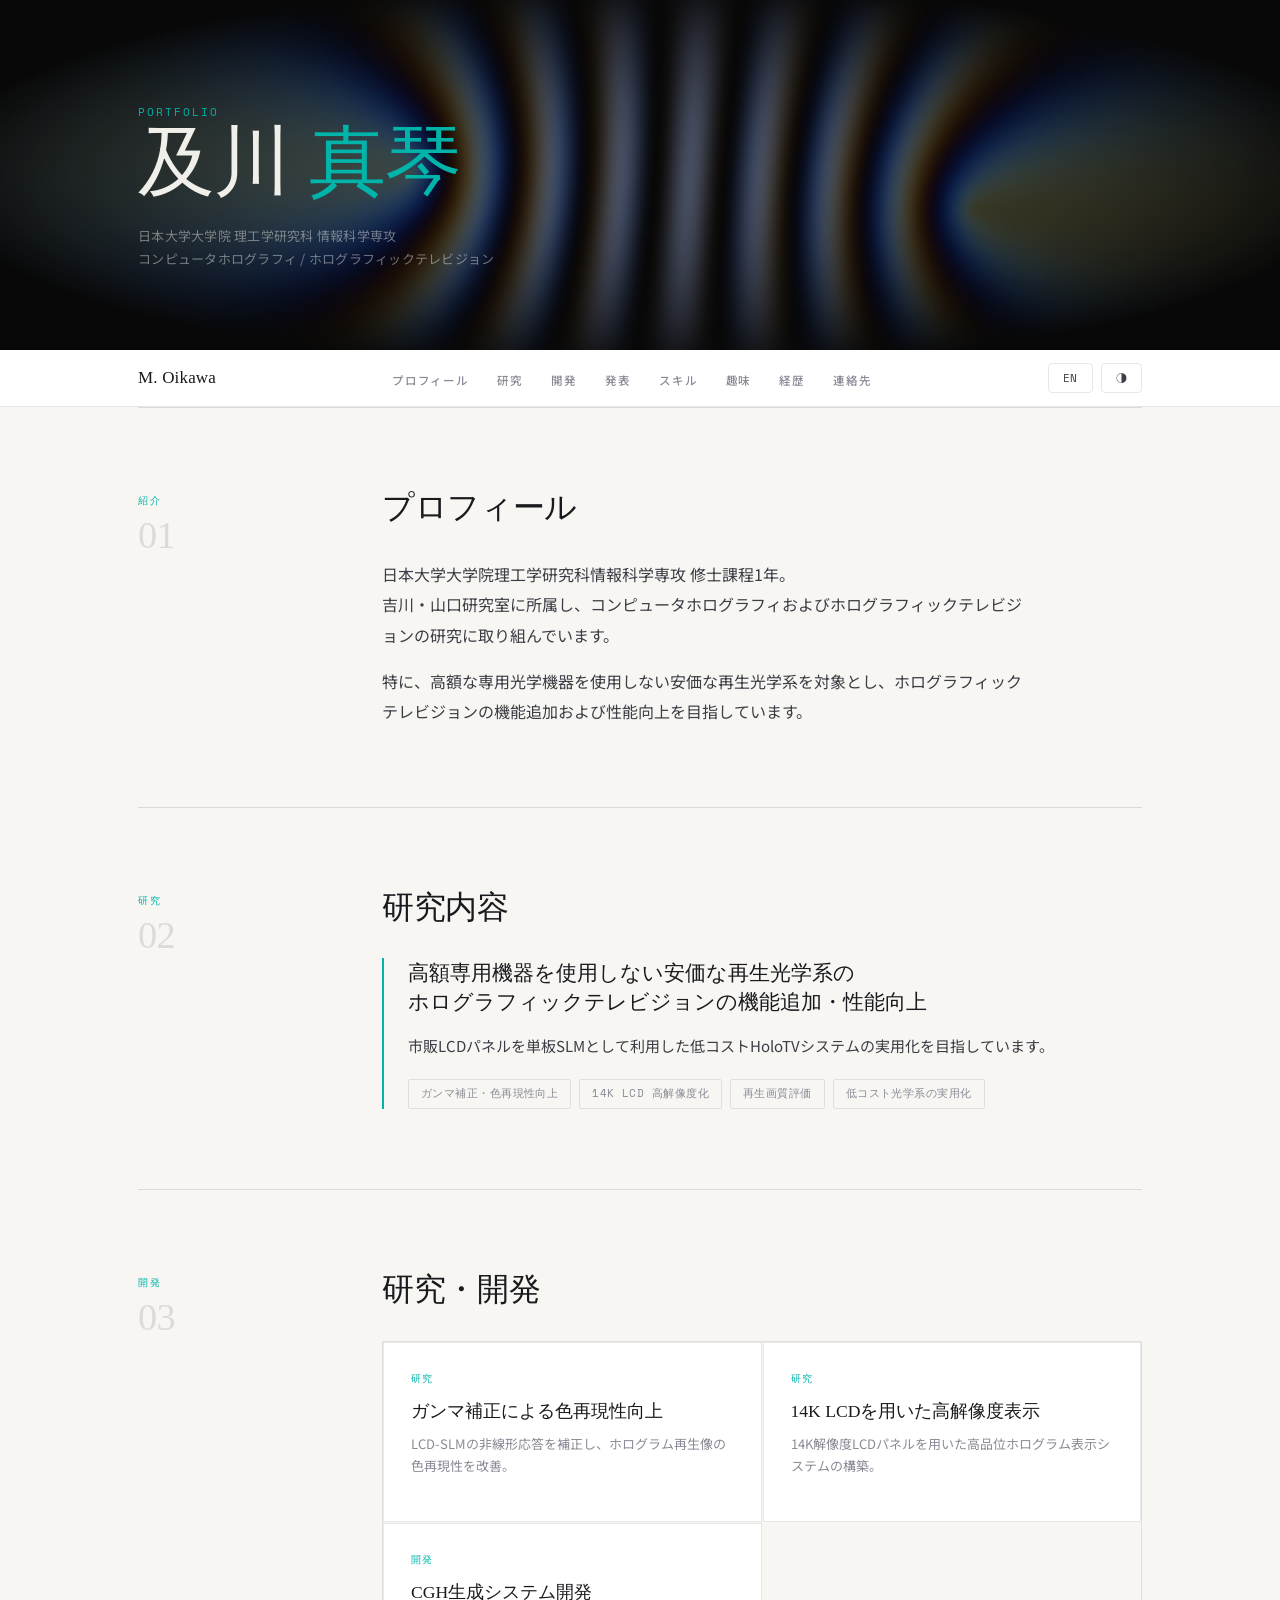
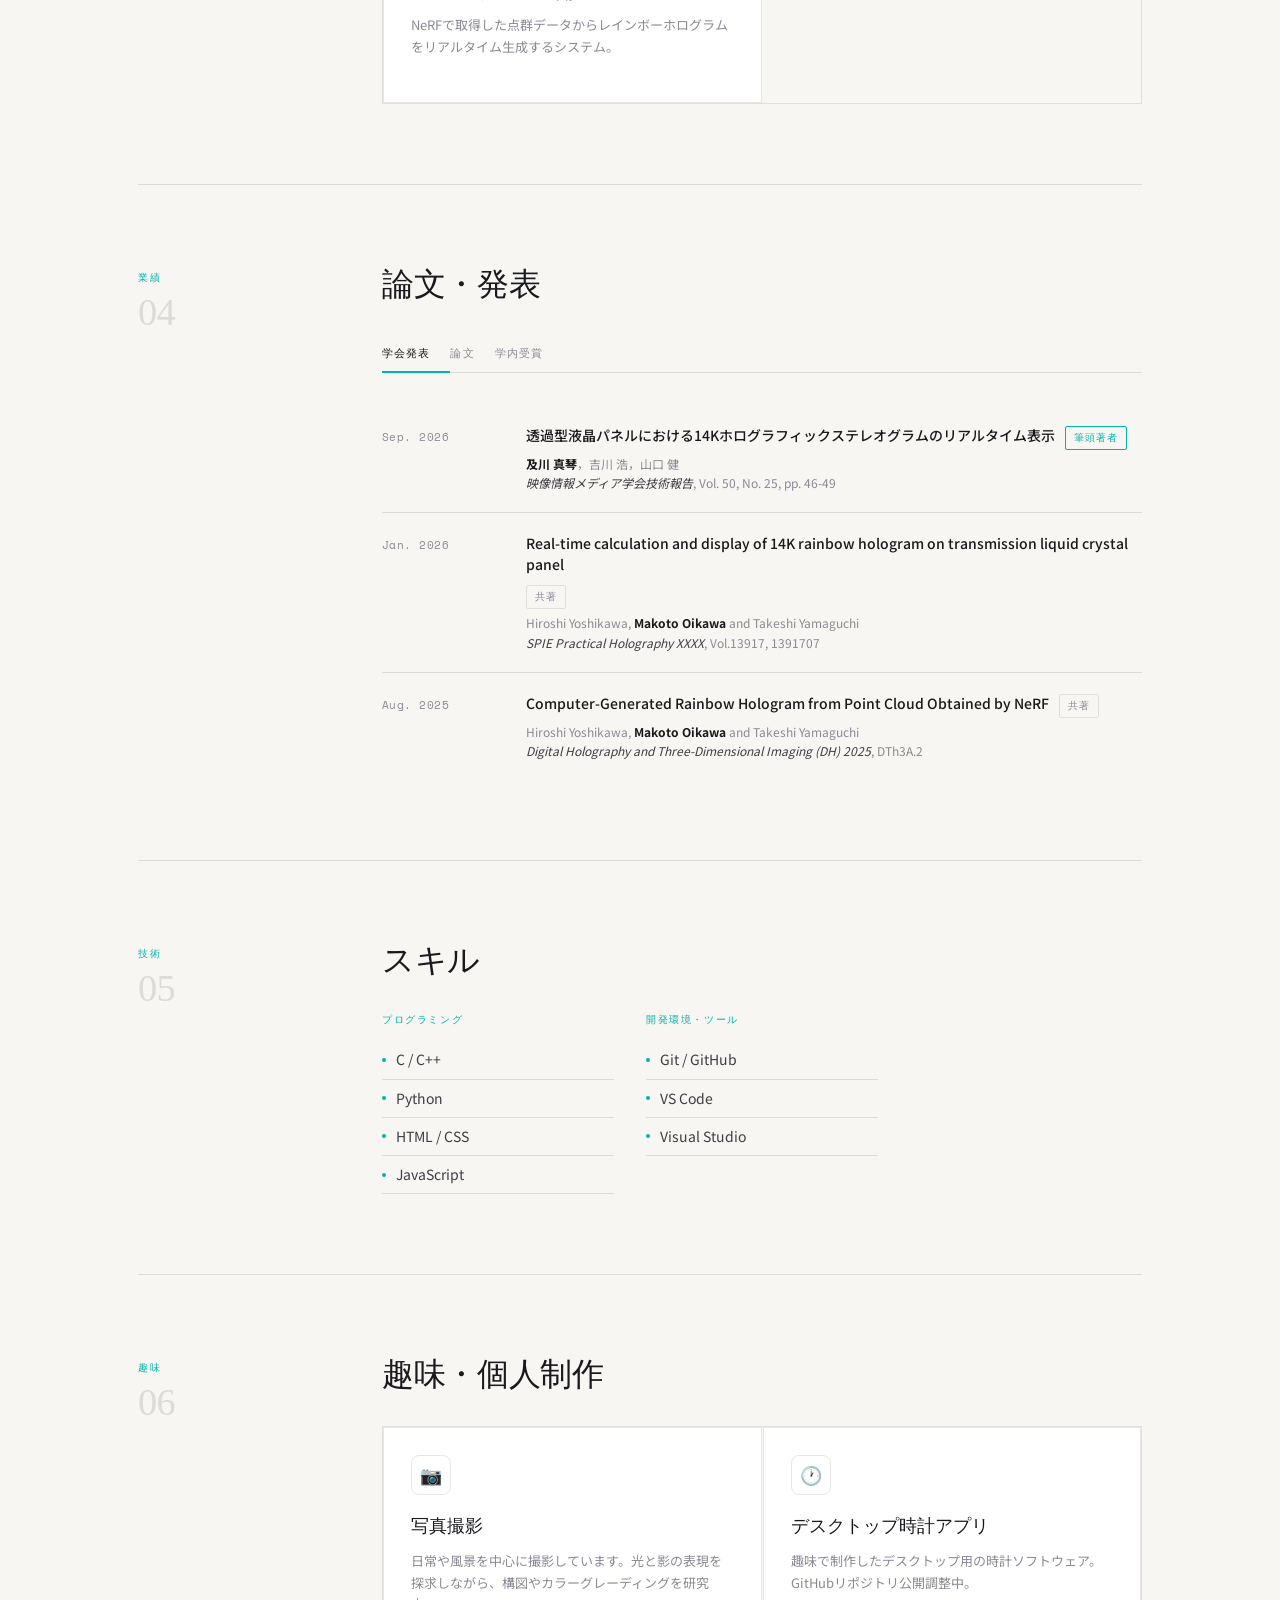
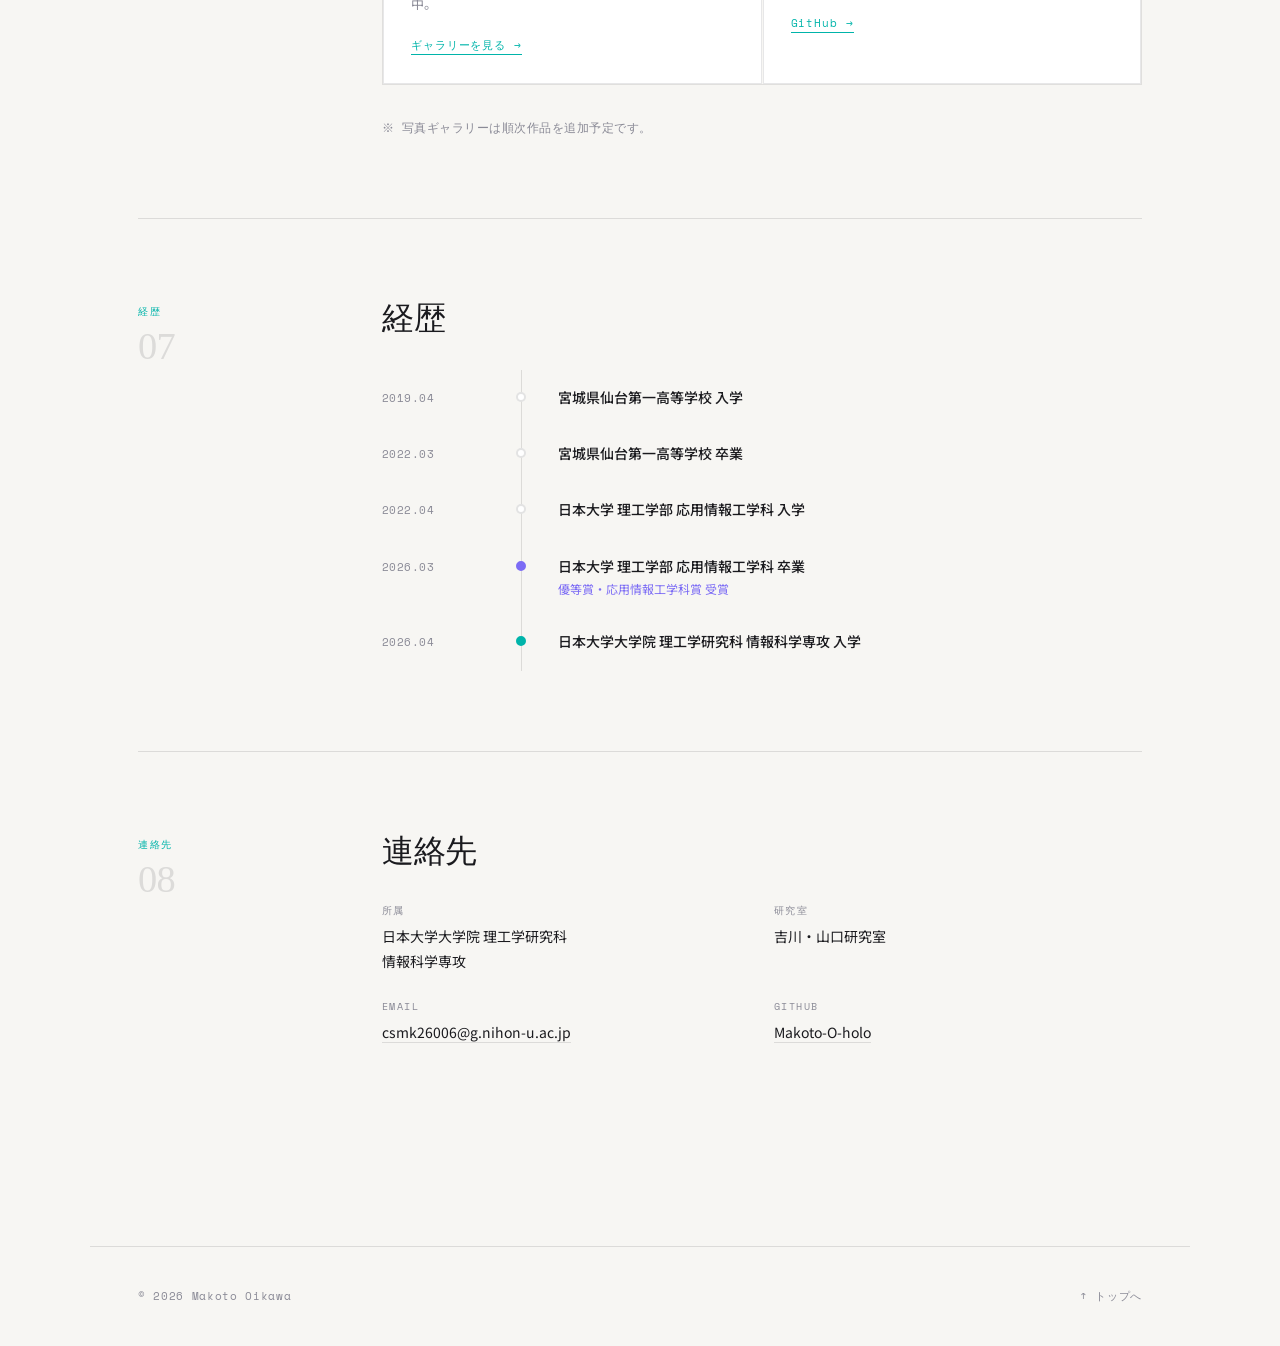
<file: index.html>
<!DOCTYPE html>
<html lang="ja">
<head>
<meta charset="UTF-8">
<meta name="viewport" content="width=device-width, initial-scale=1.0">
<title>Makoto Oikawa | Portfolio</title>
<meta name="description" content="及川真琴のポートフォリオ — コンピュータホログラフィ・ホログラフィックテレビジョン研究">
<link rel="preconnect" href="https://fonts.googleapis.com">
<link rel="preconnect" href="https://fonts.gstatic.com" crossorigin>
<link href="https://fonts.googleapis.com/css2?family=Cormorant+Garant:wght@400;500;600&family=Noto+Sans+JP:wght@400;500&family=Space+Mono&display=swap" rel="stylesheet">
<link rel="stylesheet" href="css/tokens.css">
<link rel="stylesheet" href="css/main.css">
</head>
<body>

<!-- ─── HERO HEADER ─── -->
<header class="site-header">
  <canvas id="holo-canvas"></canvas>
  <div class="header-inner">
    <div class="header-left">
      <span class="header-eyebrow">Portfolio</span>
      <h1>
        <span class="lang ja" style="display:block;">及川 <em>真琴</em></span>
        <span class="lang en hidden" style="display:block;">Makoto <em>Oikawa</em></span>
      </h1>
      <p class="header-sub">
        <span class="lang ja" style="display:block;">日本大学大学院 理工学研究科 情報科学専攻<br>コンピュータホログラフィ / ホログラフィックテレビジョン</span>
        <span class="lang en hidden" style="display:block;">Graduate School of Science and Technology, Nihon University<br>Computer Holography &amp; Holographic Television</span>
      </p>
    </div>
  </div>
</header>

<!-- ─── NAV ─── -->
<nav class="site-nav">
  <div class="nav-inner">
    <a href="index.html" class="nav-name">M. Oikawa</a>
    <ul class="nav-links">
      <li><a href="#profile"><span class="lang ja">プロフィール</span><span class="lang en hidden">Profile</span></a></li>
      <li><a href="#research"><span class="lang ja">研究</span><span class="lang en hidden">Research</span></a></li>
      <li><a href="#projects"><span class="lang ja">開発</span><span class="lang en hidden">Projects</span></a></li>
      <li><a href="#publications"><span class="lang ja">発表</span><span class="lang en hidden">Publications</span></a></li>
      <li><a href="#skills"><span class="lang ja">スキル</span><span class="lang en hidden">Skills</span></a></li>
      <li><a href="#hobbies"><span class="lang ja">趣味</span><span class="lang en hidden">Hobbies</span></a></li>
      <li><a href="#career"><span class="lang ja">経歴</span><span class="lang en hidden">Career</span></a></li>
      <li><a href="#contact"><span class="lang ja">連絡先</span><span class="lang en hidden">Contact</span></a></li>
    </ul>
    <div class="nav-controls">
      <button class="ctrl-btn" id="langBtn" onclick="toggleLanguage()">EN</button>
      <button class="ctrl-btn" id="themeBtn" onclick="toggleTheme()">◑</button>
      <button class="nav-hamburger" id="hamburger" onclick="toggleDrawer()" aria-label="メニュー">
        <span></span><span></span><span></span>
      </button>
    </div>
  </div>
</nav>

<!-- ─── MOBILE DRAWER ─── -->
<div class="nav-drawer" id="navDrawer">
  <a href="#profile"            onclick="closeDrawer()"><span class="lang ja">プロフィール</span><span class="lang en hidden">Profile</span></a>
  <a href="#research"           onclick="closeDrawer()"><span class="lang ja">研究</span><span class="lang en hidden">Research</span></a>
  <a href="#projects"           onclick="closeDrawer()"><span class="lang ja">開発</span><span class="lang en hidden">Projects</span></a>
  <a href="#publications"       onclick="closeDrawer()"><span class="lang ja">発表</span><span class="lang en hidden">Publications</span></a>
  <a href="#skills"             onclick="closeDrawer()"><span class="lang ja">スキル</span><span class="lang en hidden">Skills</span></a>
  <a href="#hobbies"            onclick="closeDrawer()"><span class="lang ja">趣味</span><span class="lang en hidden">Hobbies</span></a>
  <a href="#career"             onclick="closeDrawer()"><span class="lang ja">経歴</span><span class="lang en hidden">Career</span></a>
  <div class="nav-drawer-divider"></div>
  <a href="#contact"            onclick="closeDrawer()"><span class="lang ja">連絡先</span><span class="lang en hidden">Contact</span></a>
</div>

<!-- ─── MAIN CONTENT ─── -->
<main class="site-body">

  <!-- 01 PROFILE -->
  <section id="profile" class="section">
    <div class="section-label">
      <span class="section-tag"><span class="lang ja">紹介</span><span class="lang en hidden">About</span></span>
      <span class="section-num">01</span>
    </div>
    <div class="section-body">
      <h2 class="section-title">
        <span class="lang ja">プロフィール</span>
        <span class="lang en hidden">Profile</span>
      </h2>
      <p class="profile-text lang ja">
        日本大学大学院理工学研究科情報科学専攻 修士課程1年。<br>
        吉川・山口研究室に所属し、コンピュータホログラフィおよびホログラフィックテレビジョンの研究に取り組んでいます。
      </p>
      <p class="profile-text lang en hidden">
        Master's student in the Department of Computer Science, Graduate School of Science and Technology, Nihon University. Member of the Yoshikawa-Yamaguchi Laboratory, conducting research on computer holography and holographic television systems.
      </p>
      <p class="profile-text lang ja" style="margin-top:16px;">
        特に、高額な専用光学機器を使用しない安価な再生光学系を対象とし、ホログラフィックテレビジョンの機能追加および性能向上を目指しています。
      </p>
      <p class="profile-text lang en hidden" style="margin-top:16px;">
        My research focuses on enhancing low-cost holographic television systems that do not require expensive dedicated optical equipment, aiming to improve functionality and display performance.
      </p>
    </div>
  </section>

  <!-- 02 RESEARCH -->
  <section id="research" class="section">
    <div class="section-label">
      <span class="section-tag"><span class="lang ja">研究</span><span class="lang en hidden">Research</span></span>
      <span class="section-num">02</span>
    </div>
    <div class="section-body">
      <h2 class="section-title">
        <span class="lang ja">研究内容</span>
        <span class="lang en hidden">Research</span>
      </h2>
      <div class="research-block">
        <h3 class="research-title lang ja">
          高額専用機器を使用しない安価な再生光学系の<br>ホログラフィックテレビジョンの機能追加・性能向上
        </h3>
        <h3 class="research-title lang en hidden">
          Functionality Enhancement and Performance Improvement of Low-Cost Holographic Television Systems Without Expensive Dedicated Optical Devices
        </h3>
        <p class="research-desc lang ja">
          市販LCDパネルを単板SLMとして利用した低コストHoloTVシステムの実用化を目指しています。
        </p>
        <p class="research-desc lang en hidden">
          This research aims to improve the practicality of low-cost HoloTV systems using commercially available LCD panels as single-panel spatial light modulators.
        </p>
        <div class="tag-list">
          <span class="tag"><span class="lang ja">ガンマ補正・色再現性向上</span><span class="lang en hidden">Gamma Correction</span></span>
          <span class="tag"><span class="lang ja">14K LCD 高解像度化</span><span class="lang en hidden">14K High-Resolution</span></span>
          <span class="tag"><span class="lang ja">再生画質評価</span><span class="lang en hidden">Image Quality Evaluation</span></span>
          <span class="tag"><span class="lang ja">低コスト光学系の実用化</span><span class="lang en hidden">Low-Cost Optical Systems</span></span>
        </div>
      </div>
    </div>
  </section>

  <!-- 03 PROJECTS -->
  <section id="projects" class="section">
    <div class="section-label">
      <span class="section-tag"><span class="lang ja">開発</span><span class="lang en hidden">Projects</span></span>
      <span class="section-num">03</span>
    </div>
    <div class="section-body">
      <h2 class="section-title">
        <span class="lang ja">研究・開発</span>
        <span class="lang en hidden">Projects</span>
      </h2>
      <div class="projects-grid">

        <div class="project-card">
          <span class="project-arrow">↗</span>
          <p class="project-kind lang ja">研究</p>
          <p class="project-kind lang en hidden">Research</p>
          <h3 class="project-name lang ja">ガンマ補正による色再現性向上</h3>
          <h3 class="project-name lang en hidden">Gamma Correction for Improved Color Reproduction</h3>
          <p class="project-desc lang ja">LCD-SLMの非線形応答を補正し、ホログラム再生像の色再現性を改善。</p>
          <p class="project-desc lang en hidden">Correcting the nonlinear response of LCD-SLMs to improve color accuracy in holographic reconstructions.</p>
        </div>

        <div class="project-card">
          <span class="project-arrow">↗</span>
          <p class="project-kind lang ja">研究</p>
          <p class="project-kind lang en hidden">Research</p>
          <h3 class="project-name lang ja">14K LCDを用いた高解像度表示</h3>
          <h3 class="project-name lang en hidden">14K High-Resolution Holographic Display</h3>
          <p class="project-desc lang ja">14K解像度LCDパネルを用いた高品位ホログラム表示システムの構築。</p>
          <p class="project-desc lang en hidden">Building a high-quality holographic display system using 14K-resolution LCD panels.</p>
        </div>

        <div class="project-card">
          <span class="project-arrow">↗</span>
          <p class="project-kind lang ja">開発</p>
          <p class="project-kind lang en hidden">Development</p>
          <h3 class="project-name lang ja">CGH生成システム開発</h3>
          <h3 class="project-name lang en hidden">CGH Generation System</h3>
          <p class="project-desc lang ja">NeRFで取得した点群データからレインボーホログラムをリアルタイム生成するシステム。</p>
          <p class="project-desc lang en hidden">Real-time generation of rainbow holograms from NeRF-acquired point cloud data.</p>
        </div>

      </div>
    </div>
  </section>

  <!-- 04 PUBLICATIONS -->
  <section id="publications" class="section">
    <div class="section-label">
      <span class="section-tag"><span class="lang ja">業績</span><span class="lang en hidden">Works</span></span>
      <span class="section-num">04</span>
    </div>
    <div class="section-body">
      <h2 class="section-title">
        <span class="lang ja">論文・発表</span>
        <span class="lang en hidden">Publications</span>
      </h2>

      <div class="pub-tabs">
        <button class="pub-tab active" onclick="showPubTab('conference', this)">
          <span class="lang ja">学会発表</span>
          <span class="lang en hidden">Conference</span>
        </button>
        <button class="pub-tab" onclick="showPubTab('papers', this)">
          <span class="lang ja">論文</span>
          <span class="lang en hidden">Papers</span>
        </button>
        <button class="pub-tab" onclick="showPubTab('awards', this)">
          <span class="lang ja">学内受賞</span>
          <span class="lang en hidden">Awards</span>
        </button>
      </div>

      <div id="conference" class="pub-panel active">
        <div id="conference-list"></div>
      </div>
      <div id="papers" class="pub-panel">
        <div id="paper-list"></div>
      </div>
      <div id="awards" class="pub-panel">
        <div id="award-list"></div>
      </div>
    </div>
  </section>

  <!-- 05 SKILLS -->
  <section id="skills" class="section">
    <div class="section-label">
      <span class="section-tag"><span class="lang ja">技術</span><span class="lang en hidden">Skills</span></span>
      <span class="section-num">05</span>
    </div>
    <div class="section-body">
      <h2 class="section-title">
        <span class="lang ja">スキル</span>
        <span class="lang en hidden">Skills</span>
      </h2>
      <div class="skills-grid">
        <div>
          <p class="skill-group-label lang ja">プログラミング</p>
          <p class="skill-group-label lang en hidden">Programming</p>
          <ul class="skill-list">
            <li>C / C++</li>
            <li>Python</li>
            <li>HTML / CSS</li>
            <li>JavaScript</li>
          </ul>
        </div>
        <div>
          <p class="skill-group-label lang ja">開発環境・ツール</p>
          <p class="skill-group-label lang en hidden">Tools &amp; Environment</p>
          <ul class="skill-list">
            <li>Git / GitHub</li>
            <li>VS Code</li>
            <li>Visual Studio</li>
          </ul>
        </div>
      </div>
    </div>
  </section>

  <!-- 06 HOBBIES -->
  <section id="hobbies" class="section">
    <div class="section-label">
      <span class="section-tag"><span class="lang ja">趣味</span><span class="lang en hidden">Hobbies</span></span>
      <span class="section-num">06</span>
    </div>
    <div class="section-body">
      <h2 class="section-title">
        <span class="lang ja">趣味・個人制作</span>
        <span class="lang en hidden">Personal Projects</span>
      </h2>
      <div class="hobby-grid">

        <div class="hobby-card">
          <div class="hobby-icon">📷</div>
          <h3 class="hobby-name lang ja">写真撮影</h3>
          <h3 class="hobby-name lang en hidden">Photography</h3>
          <p class="hobby-desc lang ja">
            日常や風景を中心に撮影しています。光と影の表現を探求しながら、構図やカラーグレーディングを研究中。
          </p>
          <p class="hobby-desc lang en hidden">
            Primarily capturing everyday scenes and landscapes, exploring expression through light, shadow, composition, and color grading.
          </p>
          <a href="pages/photography.html" class="hobby-link lang ja">ギャラリーを見る →</a>
          <a href="pages/photography.html" class="hobby-link lang en hidden">View Gallery →</a>
        </div>

        <div class="hobby-card">
          <div class="hobby-icon">🕐</div>
          <h3 class="hobby-name lang ja">デスクトップ時計アプリ</h3>
          <h3 class="hobby-name lang en hidden">Desktop Clock App</h3>
          <p class="hobby-desc lang ja">
            趣味で制作したデスクトップ用の時計ソフトウェア。GitHubリポジトリ公開調整中。
          </p>
          <p class="hobby-desc lang en hidden">
            A desktop clock application developed as a personal hobby project. Repository available on GitHub.
          </p>
          <a href="https://github.com/Makoto-O-holo" target="_blank" rel="noopener noreferrer" class="hobby-link">GitHub →</a>
        </div>

      </div>
      <p style="font-size:12px; color:var(--muted); font-family:var(--ff-mono); letter-spacing:0.04em;">
        <span class="lang ja">※ 写真ギャラリーは順次作品を追加予定です。</span>
        <span class="lang en hidden">* Photography gallery is being updated progressively.</span>
      </p>
    </div>
  </section>

  <!-- 07 CAREER -->
  <section id="career" class="section">
    <div class="section-label">
      <span class="section-tag"><span class="lang ja">経歴</span><span class="lang en hidden">Career</span></span>
      <span class="section-num">07</span>
    </div>
    <div class="section-body">
      <h2 class="section-title">
        <span class="lang ja">経歴</span>
        <span class="lang en hidden">Education</span>
      </h2>
      <div class="timeline">

        <div class="tl-item">
          <div class="tl-date">2019.04</div>
          <div class="tl-content">
            <strong class="lang ja">宮城県仙台第一高等学校 入学</strong>
            <strong class="lang en hidden">Entered Miyagi Pref. Sendai Daiichi High School</strong>
          </div>
        </div>

        <div class="tl-item">
          <div class="tl-date">2022.03</div>
          <div class="tl-content">
            <strong class="lang ja">宮城県仙台第一高等学校 卒業</strong>
            <strong class="lang en hidden">Graduated from Miyagi Pref. Sendai Daiichi High School</strong>
          </div>
        </div>

        <div class="tl-item">
          <div class="tl-date">2022.04</div>
          <div class="tl-content">
            <strong class="lang ja">日本大学 理工学部 応用情報工学科 入学</strong>
            <strong class="lang en hidden">Entered Nihon University — Computer Engineering</strong>
          </div>
        </div>

        <div class="tl-item highlight award">
          <div class="tl-date">2026.03</div>
          <div class="tl-content">
            <strong class="lang ja">日本大学 理工学部 応用情報工学科 卒業</strong>
            <strong class="lang en hidden">Graduated from Nihon University — Computer Engineering</strong>
            <span class="lang ja"  style="display:block;font-size:12px;color:var(--accent2);">優等賞・応用情報工学科賞 受賞</span>
            <span class="lang en hidden" style="display:block;font-size:12px;color:var(--accent2);">Excellence Award &amp; Dept. Award</span>
          </div>
        </div>

        <div class="tl-item highlight">
          <div class="tl-date">2026.04</div>
          <div class="tl-content">
            <strong class="lang ja">日本大学大学院 理工学研究科 情報科学専攻 入学</strong>
            <strong class="lang en hidden">Entered Nihon Univ. Grad. School — Computer Science</strong>
          </div>
        </div>

      </div>
    </div>
  </section>

  <!-- 08 CONTACT -->
  <section id="contact" class="section">
    <div class="section-label">
      <span class="section-tag"><span class="lang ja">連絡先</span><span class="lang en hidden">Contact</span></span>
      <span class="section-num">08</span>
    </div>
    <div class="section-body">
      <h2 class="section-title">
        <span class="lang ja">連絡先</span>
        <span class="lang en hidden">Contact</span>
      </h2>
      <div class="contact-grid">
        <div class="contact-item">
          <span class="contact-label lang ja">所属</span>
          <span class="contact-label lang en hidden">Affiliation</span>
          <span class="contact-value lang ja">日本大学大学院 理工学研究科<br>情報科学専攻</span>
          <span class="contact-value lang en hidden">Dept. of Computer Science,<br>Grad. School of Sci. &amp; Tech., Nihon Univ.</span>
        </div>
        <div class="contact-item">
          <span class="contact-label lang ja">研究室</span>
          <span class="contact-label lang en hidden">Laboratory</span>
          <span class="contact-value lang ja">吉川・山口研究室</span>
          <span class="contact-value lang en hidden">Yoshikawa-Yamaguchi Lab.</span>
        </div>
        <div class="contact-item">
          <span class="contact-label">Email</span>
          <span class="contact-value">
            <a href="mailto:csmk26006@g.nihon-u.ac.jp">csmk26006@g.nihon-u.ac.jp</a>
          </span>
        </div>
        <div class="contact-item">
          <span class="contact-label">GitHub</span>
          <span class="contact-value">
            <a href="https://github.com/Makoto-O-holo" target="_blank" rel="noopener noreferrer">Makoto-O-holo</a>
          </span>
        </div>
      </div>
    </div>
  </section>

</main>

<!-- ─── FOOTER ─── -->
<footer class="site-footer">
  <span class="footer-copy">© 2026 Makoto Oikawa</span>
  <a href="#" class="footer-back">
    <span class="lang ja">↑ トップへ</span>
    <span class="lang en hidden">↑ Top</span>
  </a>
</footer>

<!-- ─── SCRIPTS ─── -->
<script src="js/shared.js"></script>
<script src="js/publications.js"></script>
<script src="js/holo-canvas.js"></script>

</body>
</html>
</file>
<file: css/tokens.css>
/* ═══════════════════════════════════════════════
   tokens.css — Design tokens & reset
   Oikawa Portfolio
   ═══════════════════════════════════════════════ */

/* ─── CUSTOM PROPERTIES ─── */
:root {
  /* Color */
  --ink:     #1a1a1e;
  --ink2:    #3d3d45;
  --muted:   #8a8a96;
  --bg:      #f7f6f3;
  --surface: #ffffff;
  --border:  rgba(26,26,30,0.10);
  --accent:  #00b4aa;
  --accent2: #7c6cf5;
  --rule:    rgba(26,26,30,0.12);

  /* Typography */
  --ff-display: 'Cormorant Garant', Georgia, serif;
  --ff-body:    'Noto Sans JP', sans-serif;
  --ff-mono:    'Space Mono', monospace;

  /* Spacing */
  --max-w: 1100px;
  --gutter: 48px;

  /* Transitions */
  --t-fast: 0.18s ease;
  --t-base: 0.26s ease;
}

/* ─── DARK THEME ─── */
[data-theme="dark"] {
  --ink:     #f0efe9;
  --ink2:    #c8c8d0;
  --muted:   #6e6e7a;
  --bg:      #111114;
  --surface: #1c1c21;
  --border:  rgba(240,239,233,0.08);
  --accent:  #2dd4cc;
  --accent2: #9d8ff8;
  --rule:    rgba(240,239,233,0.10);
}

/* ─── RESET ─── */
*, *::before, *::after {
  box-sizing: border-box;
  margin: 0;
  padding: 0;
}

html { scroll-behavior: smooth; }

body {
  font-family: var(--ff-body);
  background: var(--bg);
  color: var(--ink);
  line-height: 1.8;
  font-size: 15px;
  -webkit-font-smoothing: antialiased;
  transition: background var(--t-base), color var(--t-base);
}

img, video { display: block; max-width: 100%; }
a { color: inherit; }
button { font-family: inherit; }

/* ─── UTILITIES ─── */
.hidden { display: none !important; }

.container {
  max-width: var(--max-w);
  margin: 0 auto;
  padding-left: var(--gutter);
  padding-right: var(--gutter);
}

@media (max-width: 900px) {
  :root { --gutter: 24px; }
}

/* ─── SHARED: NAV ─── */
nav.site-nav {
  position: sticky;
  top: 0;
  z-index: 900;
  background: var(--surface);
  border-bottom: 1px solid var(--border);
  backdrop-filter: blur(8px);
  -webkit-backdrop-filter: blur(8px);
  transition: background var(--t-base);
}

[data-theme="dark"] nav.site-nav {
  background: rgba(28,28,33,0.92);
}

.nav-inner {
  max-width: var(--max-w);
  margin: 0 auto;
  padding: 0 var(--gutter);
  display: flex;
  align-items: center;
  justify-content: space-between;
  height: 56px;
}

.nav-name {
  font-family: var(--ff-display);
  font-size: 17px;
  font-weight: 500;
  color: var(--ink);
  text-decoration: none;
  letter-spacing: 0.01em;
}

.nav-links {
  display: flex;
  gap: 28px;
  list-style: none;
}

.nav-links a {
  font-size: 11.5px;
  font-weight: 500;
  letter-spacing: 0.08em;
  text-transform: uppercase;
  color: var(--muted);
  text-decoration: none;
  transition: color var(--t-fast);
}

.nav-links a:hover { color: var(--ink); }

.nav-controls {
  display: flex;
  gap: 8px;
  align-items: center;
}

.ctrl-btn {
  font-family: var(--ff-mono);
  font-size: 11px;
  padding: 6px 14px;
  border: 1px solid var(--border);
  border-radius: 4px;
  background: transparent;
  color: var(--ink2);
  cursor: pointer;
  transition: border-color var(--t-fast), color var(--t-fast);
  letter-spacing: 0.04em;
}

.ctrl-btn:hover {
  border-color: var(--accent);
  color: var(--accent);
}

/* ─── SHARED: HAMBURGER ─── */
.nav-hamburger {
  display: none;
  flex-direction: column;
  justify-content: center;
  gap: 5px;
  width: 36px;
  height: 36px;
  background: none;
  border: 1px solid var(--border);
  border-radius: 4px;
  cursor: pointer;
  padding: 8px;
}

.nav-hamburger span {
  display: block;
  width: 100%;
  height: 1px;
  background: var(--ink);
  transition: transform 0.2s, opacity 0.2s;
}

.nav-hamburger.open span:nth-child(1) { transform: translateY(6px) rotate(45deg); }
.nav-hamburger.open span:nth-child(2) { opacity: 0; }
.nav-hamburger.open span:nth-child(3) { transform: translateY(-6px) rotate(-45deg); }

/* ─── SHARED: DRAWER ─── */
.nav-drawer {
  display: none;
  position: fixed;
  top: 56px;
  right: 0;
  width: 220px;
  max-width: 80vw;
  background: var(--surface);
  border-left: 1px solid var(--border);
  border-bottom: 1px solid var(--border);
  z-index: 899;
  padding: 8px 0 16px;
}

.nav-drawer.open { display: block; }

.nav-drawer a {
  display: block;
  padding: 12px 24px;
  font-size: 13px;
  font-weight: 500;
  letter-spacing: 0.08em;
  text-transform: uppercase;
  color: var(--muted);
  text-decoration: none;
  transition: color var(--t-fast), background var(--t-fast);
}

.nav-drawer a:hover { color: var(--ink); background: var(--bg); }

.nav-drawer-divider {
  height: 1px;
  background: var(--border);
  margin: 8px 24px;
}

/* ─── SHARED: FOOTER ─── */
footer.site-footer {
  border-top: 1px solid var(--rule);
  max-width: var(--max-w);
  margin: 0 auto;
  padding: 40px var(--gutter);
  display: flex;
  justify-content: space-between;
  align-items: center;
}

.footer-copy {
  font-family: var(--ff-mono);
  font-size: 11px;
  color: var(--muted);
  letter-spacing: 0.06em;
}

.footer-back {
  font-family: var(--ff-mono);
  font-size: 11px;
  color: var(--muted);
  text-decoration: none;
  letter-spacing: 0.06em;
  transition: color var(--t-fast);
}

.footer-back:hover { color: var(--ink); }

/* ─── SHARED: SECTION SCAFFOLD ─── */
.section {
  display: grid;
  grid-template-columns: 180px 1fr;
  gap: 0 64px;
  padding: 80px 0;
  border-top: 1px solid var(--rule);
}

.section-label { padding-top: 4px; }

.section-tag {
  font-family: var(--ff-mono);
  font-size: 10px;
  letter-spacing: 0.16em;
  text-transform: uppercase;
  color: var(--accent);
  display: block;
  margin-bottom: 6px;
}

.section-num {
  font-family: var(--ff-display);
  font-size: 2.4rem;
  font-weight: 400;
  color: var(--rule);
  line-height: 1;
  letter-spacing: -0.02em;
}

.section-body { min-width: 0; }

.section-title {
  font-family: var(--ff-display);
  font-size: clamp(1.6rem, 2.5vw, 2.2rem);
  font-weight: 500;
  color: var(--ink);
  margin-bottom: 32px;
  letter-spacing: -0.01em;
  line-height: 1.2;
}

/* ─── SHARED: TAGS ─── */
.tag-list {
  display: flex;
  flex-wrap: wrap;
  gap: 8px;
  margin-top: 16px;
}

.tag {
  font-family: var(--ff-mono);
  font-size: 11px;
  padding: 4px 12px;
  border: 1px solid var(--border);
  border-radius: 2px;
  color: var(--muted);
  letter-spacing: 0.04em;
}

/* ─── RESPONSIVE ─── */
@media (max-width: 900px) {
  .nav-links { display: none; }
  .nav-hamburger { display: flex; }

  .section {
    grid-template-columns: 1fr;
    gap: 20px 0;
    padding: 56px 0;
  }
  .section-num { display: none; }
}

@media (max-width: 640px) {
  .section { padding: 40px 0; }
}

@media (prefers-reduced-motion: reduce) {
  *, *::before, *::after { animation-duration: 0.001ms !important; transition-duration: 0.001ms !important; }
}
</file>
<file: css/main.css>
/* ═══════════════════════════════════════════════
   main.css — index.html specific styles
   ═══════════════════════════════════════════════ */

/* ─── HERO HEADER ─── */
header.site-header {
  position: relative;
  overflow: hidden;
  background: #0d0d10;
  padding: 96px 0 80px;
}

#holo-canvas {
  position: absolute;
  inset: 0;
  width: 100%;
  height: 100%;
  opacity: 0.9;
}

.header-inner {
  position: relative;
  z-index: 2;
  max-width: var(--max-w);
  margin: 0 auto;
  padding: 0 var(--gutter);
  display: grid;
  grid-template-columns: 1fr auto;
  align-items: end;
  gap: 40px;
}

.header-eyebrow {
  font-family: var(--ff-mono);
  font-size: 11px;
  letter-spacing: 0.18em;
  text-transform: uppercase;
  color: var(--accent);
  margin-bottom: 20px;
  opacity: 0;
  animation: fade-up 0.6s 0.1s ease forwards;
}

header.site-header h1 {
  font-family: var(--ff-display);
  font-size: clamp(3.2rem, 6vw, 5.2rem);
  font-weight: 500;
  color: #f0efe9;
  line-height: 1.05;
  letter-spacing: -0.01em;
  margin-bottom: 20px;
  opacity: 0;
  animation: fade-up 0.7s 0.25s ease forwards;
}

header.site-header h1 em {
  font-style: normal;
  color: var(--accent);
}

.header-sub {
  font-size: 13px;
  color: rgba(240,239,233,0.45);
  letter-spacing: 0.02em;
  max-width: 480px;
  line-height: 1.8;
  opacity: 0;
  animation: fade-up 0.7s 0.4s ease forwards;
}

.header-right {
  text-align: right;
  opacity: 0;
  animation: fade-up 0.7s 0.5s ease forwards;
}

.header-stat { margin-bottom: 20px; }

.header-stat-num {
  font-family: var(--ff-display);
  font-size: 2.8rem;
  font-weight: 400;
  color: #f0efe9;
  line-height: 1;
  letter-spacing: -0.02em;
}

.header-stat-label {
  font-family: var(--ff-mono);
  font-size: 10px;
  letter-spacing: 0.14em;
  text-transform: uppercase;
  color: rgba(240,239,233,0.35);
  margin-top: 4px;
}

@keyframes fade-up {
  from { opacity: 0; transform: translateY(16px); }
  to   { opacity: 1; transform: translateY(0); }
}

/* ─── PROFILE ─── */
.profile-text {
  font-size: 16px;
  color: var(--ink2);
  max-width: 640px;
  line-height: 1.9;
}

.profile-text + .profile-text { margin-top: 16px; }

/* ─── RESEARCH ─── */
.research-block {
  border-left: 2px solid var(--accent);
  padding-left: 24px;
}

.research-title {
  font-family: var(--ff-display);
  font-size: 1.3rem;
  font-weight: 500;
  margin-bottom: 16px;
  line-height: 1.4;
  color: var(--ink);
}

.research-desc {
  color: var(--ink2);
  margin-bottom: 20px;
}

/* ─── PROJECTS GRID ─── */
.projects-grid {
  display: grid;
  grid-template-columns: repeat(auto-fill, minmax(260px, 1fr));
  gap: 1px;
  border: 1px solid var(--border);
}

.project-card {
  background: var(--surface);
  padding: 28px 28px 24px;
  position: relative;
  cursor: default;
  transition: background var(--t-base);
  min-height: 180px;
  display: flex;
  flex-direction: column;
}

.project-card::after {
  content: '';
  position: absolute;
  inset: 0;
  border: 1px solid var(--border);
  pointer-events: none;
}

.project-card:hover { background: var(--bg); }

.project-card:hover .project-arrow {
  opacity: 1;
  transform: translate(2px, -2px);
}

.project-kind {
  font-family: var(--ff-mono);
  font-size: 10px;
  letter-spacing: 0.14em;
  text-transform: uppercase;
  color: var(--accent);
  margin-bottom: 12px;
}

.project-name {
  font-family: var(--ff-display);
  font-size: 1.1rem;
  font-weight: 500;
  color: var(--ink);
  line-height: 1.35;
  margin-bottom: 10px;
}

.project-desc {
  font-size: 13px;
  color: var(--muted);
  line-height: 1.65;
  flex: 1;
}

.project-arrow {
  position: absolute;
  top: 20px;
  right: 20px;
  font-size: 16px;
  color: var(--accent);
  opacity: 0;
  transition: opacity var(--t-fast), transform var(--t-fast);
}

[data-theme="dark"] .project-card:hover { background: rgba(255,255,255,0.02); }

/* ─── PUBLICATIONS ─── */
.pub-tabs {
  display: flex;
  gap: 0;
  border-bottom: 1px solid var(--rule);
  margin-bottom: 32px;
}

.pub-tab {
  font-family: var(--ff-mono);
  font-size: 11px;
  letter-spacing: 0.1em;
  text-transform: uppercase;
  padding: 10px 20px 10px 0;
  border: none;
  background: none;
  cursor: pointer;
  color: var(--muted);
  border-bottom: 2px solid transparent;
  margin-bottom: -1px;
  transition: color var(--t-fast), border-color var(--t-fast);
}

.pub-tab.active {
  color: var(--ink);
  border-bottom-color: var(--accent);
}

.pub-panel { display: none; }
.pub-panel.active { display: block; }

.pub-item {
  padding: 20px 0;
  border-bottom: 1px solid var(--rule);
  display: grid;
  grid-template-columns: 120px 1fr;
  gap: 0 24px;
}

.pub-item:last-child { border-bottom: none; }

.pub-date {
  font-family: var(--ff-mono);
  font-size: 11px;
  color: var(--muted);
  padding-top: 3px;
  letter-spacing: 0.04em;
}

.pub-title-row {
  display: flex;
  align-items: baseline;
  gap: 10px;
  flex-wrap: wrap;
  margin-bottom: 4px;
}

.pub-title {
  font-size: 14px;
  font-weight: 500;
  color: var(--ink);
  line-height: 1.5;
}

.pub-meta {
  font-size: 12px;
  color: var(--muted);
  line-height: 1.6;
}

.pub-meta em { font-style: italic; color: var(--ink2); }

.role-badge {
  flex-shrink: 0;
  font-family: var(--ff-mono);
  font-size: 10px;
  letter-spacing: 0.1em;
  padding: 2px 8px;
  border-radius: 2px;
  white-space: nowrap;
}

.role-first {
  background: transparent;
  border: 1px solid var(--accent);
  color: var(--accent);
}

.role-co {
  background: transparent;
  border: 1px solid var(--border);
  color: var(--muted);
}

.award-item {
  padding: 16px 0;
  border-bottom: 1px solid var(--rule);
  display: flex;
  align-items: baseline;
  gap: 20px;
}

.award-date {
  font-family: var(--ff-mono);
  font-size: 11px;
  color: var(--muted);
  white-space: nowrap;
  letter-spacing: 0.04em;
}

.award-title { font-size: 14px; color: var(--ink); }

/* ─── SKILLS ─── */
.skills-grid {
  display: grid;
  grid-template-columns: repeat(auto-fill, minmax(220px, 1fr));
  gap: 32px;
}

.skill-group-label {
  font-family: var(--ff-mono);
  font-size: 10px;
  letter-spacing: 0.16em;
  text-transform: uppercase;
  color: var(--accent);
  margin-bottom: 12px;
}

.skill-list { list-style: none; }

.skill-list li {
  font-size: 14px;
  color: var(--ink2);
  padding: 6px 0;
  border-bottom: 1px solid var(--rule);
  display: flex;
  align-items: center;
  gap: 10px;
}

.skill-list li::before {
  content: '';
  width: 4px;
  height: 4px;
  border-radius: 50%;
  background: var(--accent);
  flex-shrink: 0;
}

/* ─── TIMELINE ─── */
.timeline { position: relative; }

.timeline::before {
  content: '';
  position: absolute;
  left: 139px;
  top: 0;
  bottom: 0;
  width: 1px;
  background: var(--rule);
}

.tl-item {
  display: grid;
  grid-template-columns: 140px 1fr;
  gap: 0 36px;
  padding: 16px 0;
  position: relative;
}

.tl-item::before {
  content: '';
  position: absolute;
  left: 134px;
  top: 22px;
  width: 10px;
  height: 10px;
  border-radius: 50%;
  background: var(--surface);
  border: 2px solid var(--rule);
}

.tl-item.highlight::before  { border-color: var(--accent);  background: var(--accent); }
.tl-item.highlight.award::before { border-color: var(--accent2); background: var(--accent2); }

.tl-date {
  font-family: var(--ff-mono);
  font-size: 11px;
  color: var(--muted);
  padding-top: 3px;
  letter-spacing: 0.04em;
}

.tl-content { font-size: 14px; color: var(--ink2); line-height: 1.6; }

.tl-content strong {
  display: block;
  font-size: 14px;
  font-weight: 500;
  color: var(--ink);
  margin-bottom: 2px;
}

/* ─── HOBBIES ─── */
.hobby-grid {
  display: grid;
  grid-template-columns: repeat(auto-fill, minmax(280px, 1fr));
  gap: 1px;
  border: 1px solid var(--border);
  margin-bottom: 32px;
}

.hobby-card {
  background: var(--surface);
  padding: 28px;
  position: relative;
  transition: background var(--t-base);
}

.hobby-card::after {
  content: '';
  position: absolute;
  inset: 0;
  border: 1px solid var(--border);
  pointer-events: none;
}

.hobby-icon {
  width: 40px;
  height: 40px;
  border: 1px solid var(--border);
  border-radius: 8px;
  display: flex;
  align-items: center;
  justify-content: center;
  margin-bottom: 16px;
  font-size: 18px;
}

.hobby-name {
  font-family: var(--ff-display);
  font-size: 1.1rem;
  font-weight: 500;
  color: var(--ink);
  margin-bottom: 8px;
}

.hobby-desc { font-size: 13px; color: var(--muted); line-height: 1.65; margin-bottom: 14px; }

.hobby-link {
  font-family: var(--ff-mono);
  font-size: 11px;
  letter-spacing: 0.08em;
  color: var(--accent);
  text-decoration: none;
  border-bottom: 1px solid currentColor;
  padding-bottom: 1px;
  transition: color var(--t-fast);
}

.hobby-link:hover { color: var(--accent2); border-color: var(--accent2); }

.wip-badge {
  display: inline-block;
  font-family: var(--ff-mono);
  font-size: 10px;
  letter-spacing: 0.1em;
  text-transform: uppercase;
  padding: 3px 8px;
  background: transparent;
  border: 1px solid var(--accent2);
  color: var(--accent2);
  border-radius: 2px;
  margin-bottom: 8px;
}

/* ─── CONTACT ─── */
.contact-grid {
  display: grid;
  grid-template-columns: 1fr 1fr;
  gap: 24px;
}

.contact-item { display: flex; flex-direction: column; gap: 4px; }

.contact-label {
  font-family: var(--ff-mono);
  font-size: 10px;
  letter-spacing: 0.14em;
  text-transform: uppercase;
  color: var(--muted);
}

.contact-value { font-size: 14px; color: var(--ink); }

.contact-value a {
  color: var(--ink);
  text-decoration: none;
  border-bottom: 1px solid var(--rule);
  transition: border-color var(--t-fast), color var(--t-fast);
}

.contact-value a:hover { color: var(--accent); border-color: var(--accent); }

/* ─── SITE BODY WRAPPER ─── */
.site-body {
  max-width: var(--max-w);
  margin: 0 auto;
  padding: 0 var(--gutter) 120px;
}

/* ─── RESPONSIVE ─── */
@media (max-width: 900px) {
  .header-inner { grid-template-columns: 1fr; }
  .header-right { display: flex; gap: 32px; text-align: left; }
}

@media (max-width: 640px) {
  header.site-header h1 { font-size: 2.8rem; }
  .pub-item { grid-template-columns: 1fr; gap: 4px; }
  .contact-grid { grid-template-columns: 1fr; }
  .timeline::before { left: 119px; }
  .tl-item { grid-template-columns: 120px 1fr; }
  .tl-item::before { left: 114px; }
}
</file>
